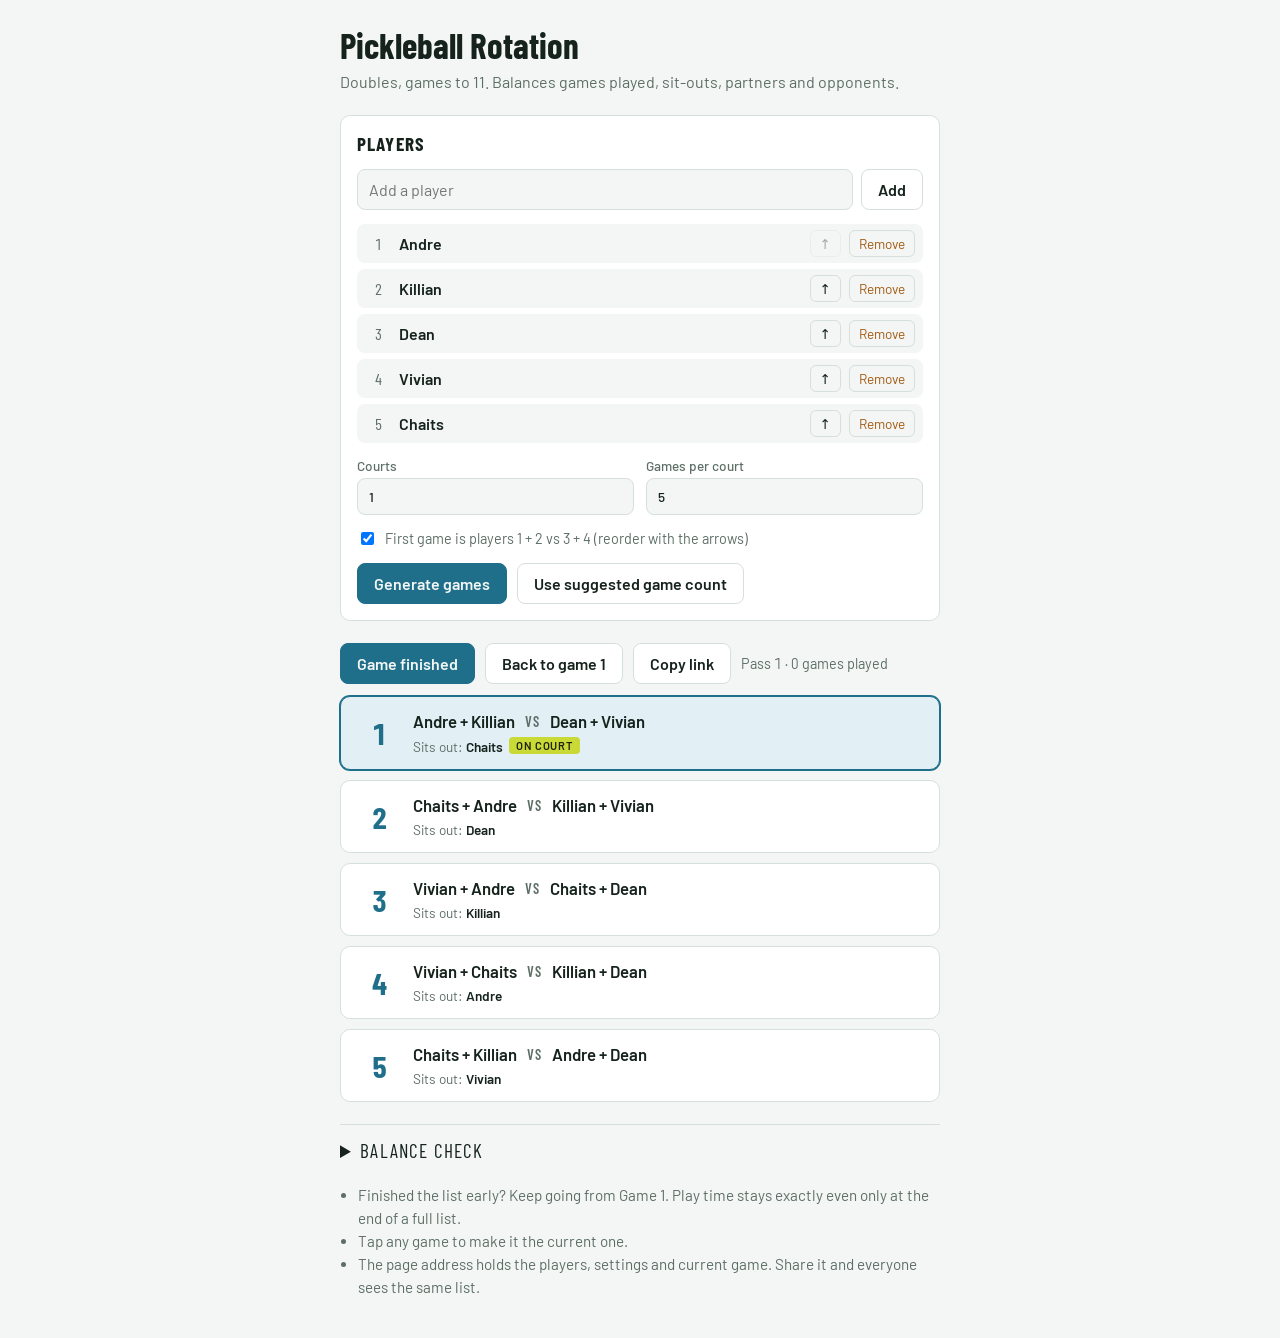
<file: index.html>
<!doctype html><html><head><meta charset="utf-8"><meta name=viewport content="width=device-width,initial-scale=1,viewport-fit=cover"><style>:root{color-scheme:light;box-sizing:border-box;padding-top:env(safe-area-inset-top,0px);padding-bottom:env(safe-area-inset-bottom,0px)}html{scroll-padding-top:env(safe-area-inset-top,0px)}body{margin:0;padding:0;font:14px -apple-system,BlinkMacSystemFont,sans-serif;background:#fff;color:#000}img{max-width:100%}[hidden]:not([hidden=until-found i]){display:none!important}</style><title>Pickleball Rotation</title></head><body>
<link rel="stylesheet" href="https://fonts.googleapis.com/css2?family=Barlow+Condensed:wght@600;700&family=Barlow:wght@400;500;600&display=swap">
<style>
/* Layout: single court-side column — setup form, then game cards, then balance check */
:root {
  --bg: #f3f6f4;
  --surface: #ffffff;
  --fg: #16231d;
  --muted: #5d6e66;
  --line: #d6e0db;
  --court: #1f6f8b;
  --court-soft: #e2eff4;
  --ball: #c9d936;
  --warn: #a35a12;
  --display: "Barlow Condensed", "Arial Narrow", sans-serif;
  --body: "Barlow", system-ui, sans-serif;
}
@media (prefers-color-scheme: dark) {
  :root:not([data-theme="light"]) {
    --bg: #0f1714; --surface: #17221e; --fg: #e6eeea; --muted: #93a59c;
    --line: #2a3a33; --court: #5bb3d1; --court-soft: #16313b; --ball: #d4e24a; --warn: #e0a15c;
    color-scheme: dark;
  }
}
:root[data-theme="dark"] {
  --bg: #0f1714; --surface: #17221e; --fg: #e6eeea; --muted: #93a59c;
  --line: #2a3a33; --court: #5bb3d1; --court-soft: #16313b; --ball: #d4e24a; --warn: #e0a15c;
  color-scheme: dark;
}
body {
  background: var(--bg); color: var(--fg); font-family: var(--body); font-size: 16px;
  padding-left: max(16px, env(safe-area-inset-left, 0px));
  padding-right: max(16px, env(safe-area-inset-right, 0px));
  padding-block: 24px 40px;
}
.wrap { max-width: 600px; margin: 0 auto; display: flex; flex-direction: column; gap: 22px; }
h1 { font-family: var(--display); font-weight: 700; font-size: 2.2rem; margin: 0; text-wrap: balance; }
h2 { font-family: var(--display); font-size: 1.2rem; margin: 0; text-transform: uppercase; letter-spacing: .06em; }
.sub { color: var(--muted); margin: 4px 0 0; line-height: 1.45; }

.panel { background: var(--surface); border: 1px solid var(--line); border-radius: 10px; padding: 16px; display: flex; flex-direction: column; gap: 14px; }
.addrow { display: flex; gap: 8px; }
.addrow input { flex: 1; min-width: 0; }
input[type="text"], input[type="number"] {
  font: inherit; color: var(--fg); background: var(--bg); border: 1px solid var(--line); border-radius: 8px; padding: 9px 11px;
}
input:focus-visible { outline: 3px solid var(--court); outline-offset: 1px; }
.roster { list-style: none; margin: 0; padding: 0; display: flex; flex-direction: column; gap: 6px; }
.roster li { display: grid; grid-template-columns: 26px 1fr auto auto; gap: 8px; align-items: center; padding: 6px 8px; border-radius: 8px; background: var(--bg); }
.roster .pos { font-family: var(--display); color: var(--muted); font-variant-numeric: tabular-nums; text-align: center; }
.roster .name { font-weight: 600; min-width: 0; overflow-wrap: anywhere; }
.icon { font: inherit; background: none; border: 1px solid var(--line); color: var(--fg); border-radius: 6px; padding: 4px 9px; cursor: pointer; font-size: .85rem; }
.icon:disabled { opacity: .35; cursor: default; }
.icon.remove { color: var(--warn); }
.opts { display: grid; grid-template-columns: 1fr 1fr; gap: 12px; }
.opts label { display: flex; flex-direction: column; gap: 4px; font-size: .85rem; color: var(--muted); font-weight: 500; }
.check { display: flex; gap: 8px; align-items: flex-start; font-size: .9rem; color: var(--muted); line-height: 1.4; }
.check input { margin-top: 3px; }
.msg { font-size: .9rem; color: var(--warn); min-height: 1em; margin: 0; }
.msg:empty { display: none; }

.games { display: flex; flex-direction: column; gap: 10px; list-style: none; margin: 0; padding: 0; }
.game {
  background: var(--surface); border: 1px solid var(--line); border-radius: 10px;
  padding: 14px 16px; display: grid; grid-template-columns: 44px 1fr; gap: 12px; align-items: center;
  cursor: pointer; font: inherit; color: inherit; text-align: left; width: 100%;
}
.game.done { opacity: .5; }
.game.current { border-color: var(--court); background: var(--court-soft); box-shadow: 0 0 0 1px var(--court); }
.num { font-family: var(--display); font-size: 1.9rem; font-weight: 700; color: var(--court); text-align: center; font-variant-numeric: tabular-nums; }
.match { display: flex; flex-direction: column; gap: 6px; min-width: 0; }
.teams { display: flex; flex-wrap: wrap; align-items: center; gap: 4px 10px; font-weight: 600; font-size: 1.05rem; }
.courtlbl { font-size: .72rem; font-weight: 600; text-transform: uppercase; letter-spacing: .08em; color: var(--court); width: 100%; }
.vs { font-family: var(--display); color: var(--muted); font-size: .9rem; text-transform: uppercase; letter-spacing: .08em; }
.sit { font-size: .85rem; color: var(--muted); }
.sit b { color: var(--fg); font-weight: 600; }
.tag { display: inline-block; font-size: .7rem; font-weight: 600; text-transform: uppercase; letter-spacing: .08em;
  background: var(--ball); color: #1d2208; padding: 2px 7px; border-radius: 4px; margin-left: 6px; vertical-align: 2px; }

.controls { display: flex; gap: 10px; flex-wrap: wrap; align-items: center; }
button.btn { font: inherit; font-weight: 600; border-radius: 8px; padding: 10px 16px; cursor: pointer; border: 1px solid var(--line); background: var(--surface); color: var(--fg); }
button.btn.primary { background: var(--court); border-color: var(--court); color: var(--bg); }
button:focus-visible { outline: 3px solid var(--court); outline-offset: 2px; }
.round { color: var(--muted); font-size: .9rem; font-variant-numeric: tabular-nums; }

details { border-top: 1px solid var(--line); padding-top: 14px; }
summary { cursor: pointer; font-family: var(--display); font-size: 1.2rem; text-transform: uppercase; letter-spacing: .06em; }
.tablewrap { overflow-x: auto; margin-top: 12px; }
table { border-collapse: collapse; font-size: .9rem; font-variant-numeric: tabular-nums; }
th, td { padding: 6px 10px; border-bottom: 1px solid var(--line); text-align: center; white-space: nowrap; }
th:first-child, td:first-child { text-align: left; font-weight: 600; }
thead th { color: var(--muted); font-weight: 600; font-size: .8rem; }
.legend { color: var(--muted); font-size: .85rem; margin: 8px 0 0; line-height: 1.45; }
.notes { color: var(--muted); line-height: 1.5; font-size: .95rem; margin: 0; padding-left: 18px; }
@media (max-width: 420px) { .opts { grid-template-columns: 1fr; } }
@media (prefers-reduced-motion: no-preference) { .game { transition: background .15s, border-color .15s, opacity .15s; } }
</style>

<div class="wrap">
  <header>
    <h1>Pickleball Rotation</h1>
    <p class="sub">Doubles, games to 11. Balances games played, sit-outs, partners and opponents.</p>
  </header>

  <form class="panel" id="setup" autocomplete="off">
    <h2>Players</h2>
    <div class="addrow">
      <input type="text" id="newname" placeholder="Add a player" aria-label="Player name">
      <button class="btn" type="submit">Add</button>
    </div>
    <ul class="roster" id="roster"></ul>
    <div class="opts">
      <label for="courts">Courts
        <input type="number" id="courts" min="1" max="6" value="1">
      </label>
      <label for="rounds">Games per court
        <input type="number" id="rounds" min="1" max="60" value="5">
      </label>
    </div>
    <label class="check" for="pin">
      <input type="checkbox" id="pin" checked>
      <span>First game is players 1 + 2 vs 3 + 4 (reorder with the arrows)</span>
    </label>
    <p class="msg" id="msg"></p>
    <div class="controls">
      <button class="btn primary" type="button" id="generate">Generate games</button>
      <button class="btn" type="button" id="suggest">Use suggested game count</button>
    </div>
  </form>

  <section style="display:flex;flex-direction:column;gap:12px">
    <div class="controls">
      <button class="btn primary" id="next" type="button">Game finished</button>
      <button class="btn" id="reset" type="button">Back to game 1</button>
      <button class="btn" id="share" type="button">Copy link</button>
      <span class="round" id="round"></span>
    </div>
    <ol class="games" id="games"></ol>
  </section>

  <details id="balance">
    <summary>Balance check</summary>
    <div class="tablewrap"><table id="stats"></table></div>
    <div class="tablewrap"><table id="matrix"></table></div>
    <p class="legend">Grid shows partner / opponent counts for each pair across one full list.</p>
  </details>

  <ul class="notes">
    <li>Finished the list early? Keep going from Game 1. Play time stays exactly even only at the end of a full list.</li>
    <li>Tap any game to make it the current one.</li>
    <li>The page address holds the players, settings and current game. Share it and everyone sees the same list.</li>
  </ul>
</div>

<script>
// ---------- scheduler ----------
function gcd(a, b) { return b ? gcd(b, a % b) : a; }
function suggestedRounds(n, courts) {
  const slots = 4 * courts;
  const cycle = n / gcd(n, slots);              // rounds for equal play
  const pairs = n * (n - 1) / 2;
  const need = Math.ceil(pairs / (2 * courts)); // rounds to cover every partnership once
  return Math.max(cycle, Math.ceil(need / cycle) * cycle);
}
// seeded RNG: the same link always produces the same games
function mulberry32(a) { return () => { a |= 0; a = a + 0x6D2B79F5 | 0; let t = Math.imul(a ^ a >>> 15, 1 | a); t = t + Math.imul(t ^ t >>> 7, 61 | t) ^ t; return ((t ^ t >>> 14) >>> 0) / 4294967296; }; }
let rand = Math.random;
function shuffle(a) { for (let i = a.length - 1; i > 0; i--) { const j = Math.floor(rand() * (i + 1)); [a[i], a[j]] = [a[j], a[i]]; } return a; }

function buildOnce(n, courts, rounds, pin) {
  const P = Array.from({ length: n }, () => Array(n).fill(0));
  const O = Array.from({ length: n }, () => Array(n).fill(0));
  const played = Array(n).fill(0), satLast = Array(n).fill(false);
  const sched = [];
  let penalty = 0;
  const pairCost = (a, b, c, d) =>
    3 * (P[a][b] + P[c][d]) + O[a][c] + O[a][d] + O[b][c] + O[b][d];
  for (let r = 0; r < rounds; r++) {
    let fixed = [];
    if (r === 0 && pin) fixed = [0, 1, 2, 3];
    // arrange players into courts/teams; who sits is re-drawn among tied players each try
    let bestArr = null, bestC = Infinity, sitting = [];
    const tries = 120;
    for (let t = 0; t < tries; t++) {
      const rest = shuffle([...Array(n).keys()].filter(i => !fixed.includes(i)))
        .sort((x, y) => (played[x] - played[y]) || (satLast[y] - satLast[x]));
      const playingT = fixed.concat(rest.slice(0, 4 * courts - fixed.length));
      const sitT = rest.slice(4 * courts - fixed.length);
      const free = shuffle(playingT.slice(fixed.length));
      const order = fixed.concat(free);
      const arr = []; let c = 0;
      for (let k = 0; k < courts; k++) {
        const g = order.slice(4 * k, 4 * k + 4);
        let opts = [[g[0], g[1], g[2], g[3]], [g[0], g[2], g[1], g[3]], [g[0], g[3], g[1], g[2]]];
        if (k === 0 && fixed.length) opts = [opts[0]];
        let bo = opts[0], bc = Infinity;
        for (const o of opts) { const oc = pairCost(...o); if (oc < bc) { bc = oc; bo = o; } }
        arr.push(bo); c += bc;
      }
      if (c < bestC) { bestC = c; bestArr = arr; sitting = sitT; }
    }
    for (const [a, b, c, d] of bestArr) {
      P[a][b]++; P[b][a]++; P[c][d]++; P[d][c]++;
      for (const x of [a, b]) for (const y of [c, d]) { O[x][y]++; O[y][x]++; }
      for (const x of [a, b, c, d]) played[x]++;
    }
    for (const s of sitting) if (satLast[s]) penalty += 2;
    for (let i = 0; i < n; i++) satLast[i] = sitting.includes(i);
    sched.push({ courts: bestArr, sit: sitting });
  }
  let score = penalty;
  for (let i = 0; i < n; i++) for (let j = i + 1; j < n; j++) score += 3 * P[i][j] ** 2 + O[i][j] ** 2;
  score += 100 * (Math.max(...played) - Math.min(...played));
  return { sched, score, P, O, played };
}
function evaluate(sched, n) {
  const P = Array.from({ length: n }, () => Array(n).fill(0));
  const O = Array.from({ length: n }, () => Array(n).fill(0));
  const played = Array(n).fill(0);
  let score = 0, prevSit = [];
  for (const r of sched) {
    for (const [a, b, c, d] of r.courts) {
      P[a][b]++; P[b][a]++; P[c][d]++; P[d][c]++;
      for (const x of [a, b]) for (const y of [c, d]) { O[x][y]++; O[y][x]++; }
      for (const x of [a, b, c, d]) played[x]++;
    }
    for (const s of r.sit) if (prevSit.includes(s)) score += 2;
    prevSit = r.sit;
  }
  for (let i = 0; i < n; i++) for (let j = i + 1; j < n; j++) score += 3 * P[i][j] ** 2 + O[i][j] ** 2;
  score += 100 * (Math.max(...played) - Math.min(...played));
  return { sched, score, P, O, played };
}
function improve(best, n, pin, iters) {
  // random swaps of two slots within one game; keep a swap only if the schedule scores better
  for (let t = 0; t < iters; t++) {
    const ri = Math.floor(rand() * best.sched.length);
    const r = best.sched[ri];
    const slots = [];
    r.courts.forEach((g, k) => g.forEach((_, p) => { if (!(pin && ri === 0 && k === 0)) slots.push([k, p]); }));
    r.sit.forEach((_, p) => slots.push([-1, p]));
    if (slots.length < 2) continue;
    const a = slots[Math.floor(rand() * slots.length)];
    const b = slots[Math.floor(rand() * slots.length)];
    if (a === b) continue;
    const copy = best.sched.slice();
    const nr = { courts: r.courts.map(g => g.slice()), sit: r.sit.slice() };
    const get = s => s[0] < 0 ? nr.sit[s[1]] : nr.courts[s[0]][s[1]];
    const set = (s, v) => { if (s[0] < 0) nr.sit[s[1]] = v; else nr.courts[s[0]][s[1]] = v; };
    const va = get(a), vb = get(b); set(a, vb); set(b, va);
    copy[ri] = nr;
    // a player/sitter swap shifts play time; undo it by reversing the same two players in another game
    if ((a[0] < 0) !== (b[0] < 0)) {
      const sitter = a[0] < 0 ? va : vb, player = a[0] < 0 ? vb : va; // before swap: sitter sat, player played
      const others = [];
      best.sched.forEach((g, j) => {
        if (j === ri || !g.sit.includes(player)) return;
        const locked = pin && j === 0 && g.courts[0].includes(sitter);
        if (!locked && g.courts.some(c => c.includes(sitter))) others.push(j);
      });
      if (!others.length) continue;
      const rj = others[Math.floor(rand() * others.length)];
      const g = best.sched[rj];
      copy[rj] = {
        courts: g.courts.map(c => c.map(x => x === sitter ? player : x)),
        sit: g.sit.map(x => x === player ? sitter : x)
      };
    }
    const cand = evaluate(copy, n);
    if (cand.score <= best.score) best = cand;
  }
  return best;
}
function generate(n, courts, rounds, pin, seed) {
  rand = mulberry32(seed);
  let best = null;
  const restarts = Math.max(20, Math.min(150, Math.floor(2000 / rounds)));
  for (let t = 0; t < restarts; t++) {
    const s = buildOnce(n, courts, rounds, pin);
    if (!best || s.score < best.score) best = s;
  }
  return improve(evaluate(best.sched, n), n, pin, 20000);
}

// ---------- state ----------
// URL holds the generated list's inputs (players, courts, games, pin, seed) and the current game.
// localStorage keeps the same for visits without those parameters.
const DEFAULT = { players: ["Andre", "Killian", "Dean", "Vivian", "Chaits"], courts: 1, rounds: 5, pin: true };
const clampInt = (v, lo, hi, d) => { const x = parseInt(v, 10); return Number.isFinite(x) ? Math.max(lo, Math.min(hi, x)) : d; };
const newSeed = () => (Math.random() * 4294967296) >>> 0;
function dedupe(list) {
  const seen = new Set();
  return list.map(x => x.trim()).filter(x => x && !seen.has(x.toLowerCase()) && seen.add(x.toLowerCase()));
}
function fromUrl() {
  const q = new URLSearchParams(location.search);
  const players = dedupe(q.getAll("p"));
  if (!players.length) return null;
  const seed = parseInt(q.get("s"), 10);
  const gen = {
    players, courts: clampInt(q.get("c"), 1, 6, 1), rounds: clampInt(q.get("r"), 1, 60, 5),
    pin: q.get("pin") !== "0", seed: Number.isFinite(seed) ? seed >>> 0 : newSeed()
  };
  return { players: players.slice(), courts: gen.courts, rounds: gen.rounds, pin: gen.pin, gen, current: clampInt(q.get("g"), 0, 1e6, 0) };
}
function fromStorage() {
  try {
    const st = JSON.parse(localStorage.getItem("pb-state-v3") || "null");
    if (st && Array.isArray(st.players)) return st;
  } catch (e) {}
  return null;
}
let state = fromUrl() || fromStorage() || { ...DEFAULT, gen: null, current: 0 };
state.result = null; state.schedNames = null;

function save() {
  const { result, schedNames, ...keep } = state;
  try { localStorage.setItem("pb-state-v3", JSON.stringify(keep)); } catch (e) {}
  writeUrl();
}
function writeUrl() {
  if (!state.gen) return;
  const g = state.gen, q = new URLSearchParams();
  g.players.forEach(p => q.append("p", p));
  q.set("c", g.courts); q.set("r", g.rounds); q.set("pin", g.pin ? 1 : 0); q.set("s", g.seed); q.set("g", state.current);
  try { history.replaceState(null, "", location.pathname + "?" + q.toString() + location.hash); } catch (e) {}
}
function runGen() {
  const g = state.gen;
  if (!g || g.players.length < 4 * g.courts) { state.gen = null; return false; }
  const res = generate(g.players.length, g.courts, g.rounds, g.pin, g.seed);
  state.schedNames = g.players.slice();
  state.result = {
    sched: res.sched.map(r => ({ courts: r.courts.map(c => c.map(i => g.players[i])), sit: r.sit.map(i => g.players[i]) })),
    P: res.P, O: res.O, played: res.played
  };
  return true;
}

const $ = id => document.getElementById(id);
const roster = $("roster"), msg = $("msg");
$("courts").value = state.courts; $("rounds").value = state.rounds; $("pin").checked = state.pin;

function renderRoster() {
  roster.innerHTML = "";
  state.players.forEach((p, i) => {
    const li = document.createElement("li");
    li.innerHTML = `<span class="pos">${i + 1}</span><span class="name"></span>
      <button class="icon" type="button" aria-label="Move ${esc(p)} up" ${i === 0 ? "disabled" : ""}>&uarr;</button>
      <button class="icon remove" type="button" aria-label="Remove ${esc(p)}">Remove</button>`;
    li.querySelector(".name").textContent = p;
    const [up, rm] = li.querySelectorAll("button");
    up.addEventListener("click", () => { const a = state.players; [a[i - 1], a[i]] = [a[i], a[i - 1]]; changed(); });
    rm.addEventListener("click", () => { state.players.splice(i, 1); changed(); });
    roster.appendChild(li);
  });
}
function readOpts() {
  state.courts = clampInt($("courts").value, 1, 6, 1);
  state.rounds = clampInt($("rounds").value, 1, 60, 1);
  state.pin = $("pin").checked;
}
function validate() {
  const need = 4 * state.courts;
  if (state.players.length < need) return `Need at least ${need} players for ${state.courts} court${state.courts > 1 ? "s" : ""}.`;
  return "";
}
function changed() {
  readOpts(); renderRoster();
  const err = validate();
  msg.textContent = err || (state.gen ? "Setup changed. Generate games to update the list and link." : "");
  save();
}

$("setup").addEventListener("submit", e => {
  e.preventDefault();
  const v = $("newname").value.trim();
  if (!v) return;
  if (state.players.some(p => p.toLowerCase() === v.toLowerCase())) { msg.textContent = `${v} is already on the list.`; return; }
  state.players.push(v); $("newname").value = ""; changed(); $("newname").focus();
});
["courts", "rounds", "pin"].forEach(id => $(id).addEventListener("change", changed));
$("suggest").addEventListener("click", () => {
  readOpts();
  $("rounds").value = suggestedRounds(state.players.length, state.courts);
  changed();
});
$("generate").addEventListener("click", () => {
  readOpts();
  const err = validate();
  if (err) { msg.textContent = err; return; }
  state.gen = { players: state.players.slice(), courts: state.courts, rounds: state.rounds, pin: state.pin, seed: newSeed() };
  runGen();
  state.current = 0; msg.textContent = ""; save(); renderGames();
});
$("share").addEventListener("click", async () => {
  writeUrl();
  const url = location.href;
  try {
    if (navigator.share && matchMedia("(pointer: coarse)").matches) { await navigator.share({ title: document.title, url }); return; }
    await navigator.clipboard.writeText(url);
    $("share").textContent = "Link copied";
  } catch (e) {
    if (e && e.name === "AbortError") return;
    window.prompt("Copy this link:", url);
  }
  setTimeout(() => { $("share").textContent = "Copy link"; }, 2000);
});

// ---------- games ----------
function renderGames() {
  const list = $("games"); list.innerHTML = "";
  const res = state.result;
  $("share").disabled = !res;
  if (!res) { $("round").textContent = "Generate games to see the list."; $("balance").hidden = true; return; }
  const len = res.sched.length;
  const cur = state.current % len, lap = Math.floor(state.current / len) + 1;
  $("round").textContent = `Pass ${lap} · ${state.current} game${state.current === 1 ? "" : "s"} played`;
  res.sched.forEach((g, i) => {
    const li = document.createElement("li");
    const btn = document.createElement("button");
    btn.type = "button"; btn.id = "game-" + (i + 1);
    btn.className = "game" + (i === cur ? " current" : i < cur ? " done" : "");
    const multi = g.courts.length > 1;
    const courtsHtml = g.courts.map((c, k) => `
      <span class="teams">${multi ? `<span class="courtlbl">Court ${k + 1}</span>` : ""}
        <span>${esc(c[0])} + ${esc(c[1])}</span><span class="vs">vs</span><span>${esc(c[2])} + ${esc(c[3])}</span>
      </span>`).join("");
    const sitHtml = g.sit.length ? `Sits out: <b>${g.sit.map(esc).join(", ")}</b>` : "Everyone plays";
    btn.innerHTML = `<span class="num">${i + 1}</span><span class="match">${courtsHtml}
      <span class="sit">${sitHtml}${i === cur ? '<span class="tag">On court</span>' : ""}</span></span>`;
    btn.addEventListener("click", () => { state.current = (lap - 1) * len + i; save(); renderGames(); });
    li.appendChild(btn); list.appendChild(li);
  });
  renderBalance();
}
function esc(s) { return String(s).replace(/[&<>"]/g, c => ({ "&": "&amp;", "<": "&lt;", ">": "&gt;", '"': "&quot;" }[c])); }
function renderBalance() {
  const { P, O, played, sched } = state.result, names = state.schedNames, n = names.length;
  $("balance").hidden = false;
  let s = "<thead><tr><th>Player</th><th>Played</th><th>Sat out</th><th>Partners</th></tr></thead><tbody>";
  names.forEach((p, i) => {
    const partners = P[i].filter((v, j) => j !== i && v > 0).length;
    s += `<tr><td>${esc(p)}</td><td>${played[i]}</td><td>${sched.length - played[i]}</td><td>${partners} / ${n - 1}</td></tr>`;
  });
  $("stats").innerHTML = s + "</tbody>";
  let m = "<thead><tr><th></th>" + names.map(p => `<th>${esc(p)}</th>`).join("") + "</tr></thead><tbody>";
  names.forEach((p, i) => {
    m += `<tr><td>${esc(p)}</td>` + names.map((_, j) => i === j ? "<td>&ndash;</td>" : `<td>${P[i][j]} / ${O[i][j]}</td>`).join("") + "</tr>";
  });
  $("matrix").innerHTML = m + "</tbody>";
}

$("next").addEventListener("click", () => { if (!state.result) return; state.current++; save(); renderGames(); });
$("reset").addEventListener("click", () => { state.current = 0; save(); renderGames(); });

renderRoster();
if (state.gen && runGen()) { save(); renderGames(); }
else if (validate()) { msg.textContent = validate(); renderGames(); }
else $("generate").click();
</script>

</body></html>
</file>
